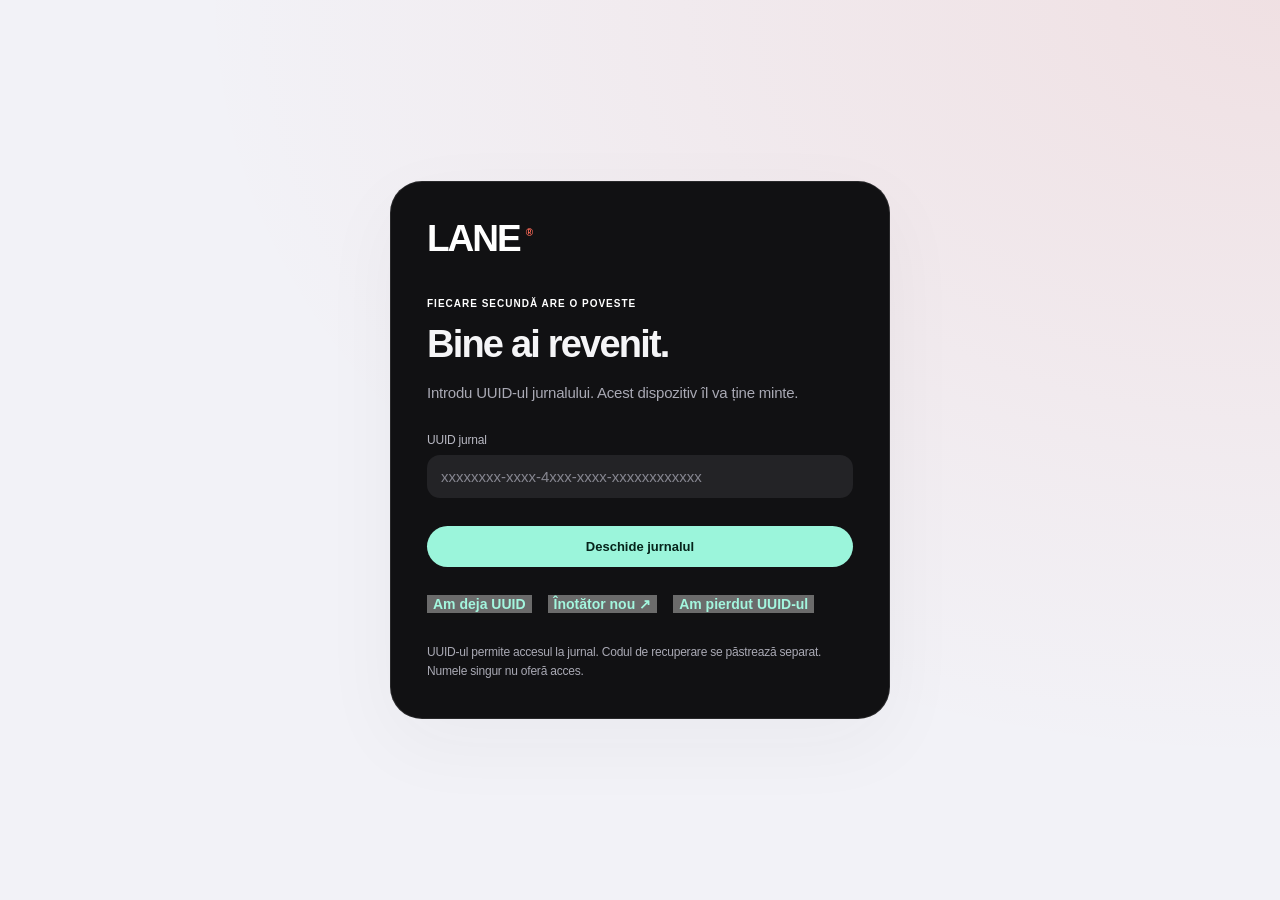
<file: index.html>
<!doctype html>
<html lang="ro" data-theme="obsidian" style="color-scheme:dark"><head><script>
const laneBase = location.pathname.startsWith('/swim-app/') ? '/swim-app/' : '/';
const laneBaseElement = document.createElement('base');
laneBaseElement.href = laneBase;
document.head.append(laneBaseElement);
const laneViewerPath = location.pathname.slice(laneBase.length).match(/^([0-9a-f]{8}(?:-[0-9a-f]{4}){3}-[0-9a-f]{12})\/?$/i);
if (laneViewerPath && !new URLSearchParams(location.hash.slice(1)).has('view')) {
  history.replaceState(null, '', location.pathname + location.search + '#view=' + laneViewerPath[1]);
}
</script><meta charset="utf-8"><meta name="viewport" content="width=device-width,initial-scale=1,viewport-fit=cover"><meta name="theme-color" content="#000000"><meta name="description" content="Jurnal personal de înot: concursuri, rezultate și progres."><title>LANE — jurnal de înot</title><meta name="apple-mobile-web-app-title" content="LANE"><meta name="apple-mobile-web-app-capable" content="yes"><meta name="apple-mobile-web-app-status-bar-style" content="default"><meta name="mobile-web-app-capable" content="yes"><link rel="apple-touch-icon" sizes="180x180" href="apple-touch-icon.png?v=1"><link rel="manifest" href="site.webmanifest"><link rel="icon" type="image/svg+xml" href="icons/lane.svg"><link rel="stylesheet" href="style.css"><link rel="stylesheet" href="ios.css?v=20261116-race-contrast"><link rel="stylesheet" href="themes.css?v=20261109-viewer-years"><style id="club-theme"></style><style>.read-only:not(.viewer-ready) .app{visibility:hidden}.read-only [data-tab="results"],.read-only [data-tab="settings"],.read-only #profile-button,.read-only #journal-code,.read-only #share-journal,.read-only #add-fab{display:none!important}</style><script>if(new URLSearchParams(location.hash.slice(1)).has("view"))document.documentElement.classList.add("read-only");</script><script src="data-model.js?v=20261028-25m" defer></script><script src="app.js?v=20261109-viewer-years" defer></script><script src="sync-model.js?v=1" defer></script><script src="viewer.js?v=20261109-viewer-years" defer></script>
<script src="themes.js?v=20261109-viewer-years" defer></script><script src="cloud.js?v=20261109-viewer-years" defer></script><script src="updates.js?v=20261109-viewer-years" defer></script></head>
<body><div class="app"><aside><a class="brand" href="#">LANE<span>®</span></a><div class="aside-copy">Fiecare secundă<br>are o poveste.</div><nav aria-label="Navigare principală"><button data-tab="overview" class="active"><svg class="nav-icon" viewBox="0 0 24 24" aria-hidden="true"><rect x="3" y="3" width="7" height="7" rx="2"/><rect x="14" y="3" width="7" height="7" rx="2"/><rect x="3" y="14" width="7" height="7" rx="2"/><rect x="14" y="14" width="7" height="7" rx="2"/></svg> <span>Progres</span></button><button data-tab="results"><svg class="nav-icon" viewBox="0 0 24 24" aria-hidden="true"><path d="M4 7h16M4 12h16M4 17h10"/><circle cx="19" cy="17" r="2"/></svg> <span>Rezultate</span></button><button data-tab="meets"><svg class="nav-icon" viewBox="0 0 24 24" aria-hidden="true"><path d="M8 3h8v5a4 4 0 0 1-8 0V3Zm4 9v7m-4 2h8M8 5H4v2a4 4 0 0 0 4 4m8-6h4v2a4 4 0 0 1-4 4"/></svg> <span>Concursuri</span></button><button data-tab="settings"><svg class="nav-icon" viewBox="0 0 24 24" aria-hidden="true"><path d="m9.5 4 .6-2h3.8l.6 2 1.9 1.1 2-.5 1.9 3.3-1.4 1.5v2.2l1.4 1.5-1.9 3.3-2-.5-1.9 1.1-.6 2h-3.8l-.6-2-1.9-1.1-2 .5-1.9-3.3 1.4-1.5V9.4L3.7 7.9l1.9-3.3 2 .5Z" transform="translate(0 1)"/><circle cx="12" cy="11.5" r="3"/></svg> <span>Setări</span></button></nav><div class="aside-bottom">UN JURNAL PENTRU<br>MICILE MARI VICTORII.<div class="lane-lines"></div><span>FĂRĂ GRABĂ. CU PROGRES.</span></div></aside><main><header><div class="eyebrow">JURNAL DE ÎNOT <span class="header-team">ATACK TEAM</span><span class="header-dot">●</span> <span id="storage-label">LOCAL</span></div><button id="profile-button" class="avatar" aria-label="Editează profilul">Î</button></header><div id="demo-banner" class="demo-banner">Explorezi un jurnal demonstrativ. <button id="start-clean">Începe jurnalul tău ↗</button></div><section id="page"></section><footer>Un bazin. O probă. Un pas înainte.<span>LANE / EST. 2026</span></footer></main></div><button id="add-fab" aria-label="Adaugă rezultat">+</button><dialog id="result-details" aria-labelledby="details-title"><div id="result-details-content"></div></dialog><dialog id="editor"><form id="result-form"><div class="dialog-head"><div><div class="eyebrow">ÎNCĂ O CURSĂ ÎN POVESTE</div><h2 id="form-title">Rezultat nou</h2></div><button type="button" class="close" aria-label="Închide">×</button></div><input name="id" type="hidden"><label>Concurs salvat<select name="existingMeet"></select></label><p id="meet-choice-hint" class="form-hint"></p><label id="new-meet-name">Nume concurs nou<input name="meet" required maxlength="100" placeholder="Ex. Cupa de Toamnă"></label><div class="form-grid"><label>Data<input name="date" type="date" required></label><label id="new-meet-city">Localitate (opțional)<input name="city" maxlength="80" placeholder="Ex. Brașov"></label></div><div class="form-grid"><label>Procedeu<select name="stroke"><option>Liber</option><option>Spate</option><option>Bras</option><option>Fluture</option><option>Mixt</option><option>Cu placa</option><option>Ștafetă liber</option><option>Ștafetă mixt</option></select></label><label>Distanță<select name="distance"><option>25</option><option selected>50</option><option>100</option><option>200</option><option>400</option><option>800</option><option>1500</option></select></label></div><div class="form-grid"><label>Bazin<select name="pool"><option value="25">25 m · scurt</option><option value="50">50 m · lung</option></select></label><label>Loc (opțional)<input name="place" type="text" maxlength="20" placeholder="24 / 58 sau Descalificat"></label></div><label>Timp <span class="label-hint">minute:secunde,sutimi</span><input class="time-input" name="time" required inputmode="decimal" placeholder="00:38,42" pattern="([0-9]{1,3}:)?[0-5]?[0-9]([.,][0-9]{1,2})?" title="Exemplu: 38,42 sau 1:12,35"></label><label>Echipa reprezentată<select name="team"><option value="auto">Automat · după data cursei</option><option value="atack">Atack Team</option><option value="euro">Euro Swimming Club București</option></select></label><label>Link YouTube (opțional)<input name="youtube" type="url" maxlength="2000" inputmode="url" placeholder="https://youtu.be/…" autocomplete="off"></label><div id="video-preview" class="video-preview"></div><label>Notițe<textarea name="notes" maxlength="500" placeholder="Cum a fost cursa?" rows="2"></textarea></label><p id="form-error" role="alert"></p><div class="dialog-actions"><button type="button" id="delete-result" class="danger">Șterge</button><button class="primary" type="submit">Salvează rezultatul ↗</button></div></form></dialog><dialog id="meet-editor"><form id="meet-form"><div class="dialog-head"><div><div class="eyebrow">PREGĂTIT DE START</div><h2>Concurs nou</h2></div><button type="button" id="close-meet" class="close" aria-label="Închide concurs">×</button></div><label>Alege din concursurile comune<select id="catalog-meet" name="catalogMeet"><option value="">Se încarcă…</option></select></label><p class="form-hint">Catalogul este comun tuturor înotătorilor. Se distribuie doar numele, data, localitatea și bazinul concursului.</p><label>Nume concurs<input name="name" required maxlength="100" placeholder="Ex. Cupa de Toamnă"></label><label>Data concursului<input name="date" type="date" required></label><label>Localitate<input name="city" maxlength="80" placeholder="Ex. București"></label><label>Bazin<select name="pool"><option value="25">25 m · scurt</option><option value="50">50 m · lung</option></select></label><p id="meet-error" role="alert"></p><div class="dialog-actions"><button type="submit" class="primary">Salvează concursul ↗</button></div></form></dialog><div id="toast" role="status"></div></body></html>
</file>
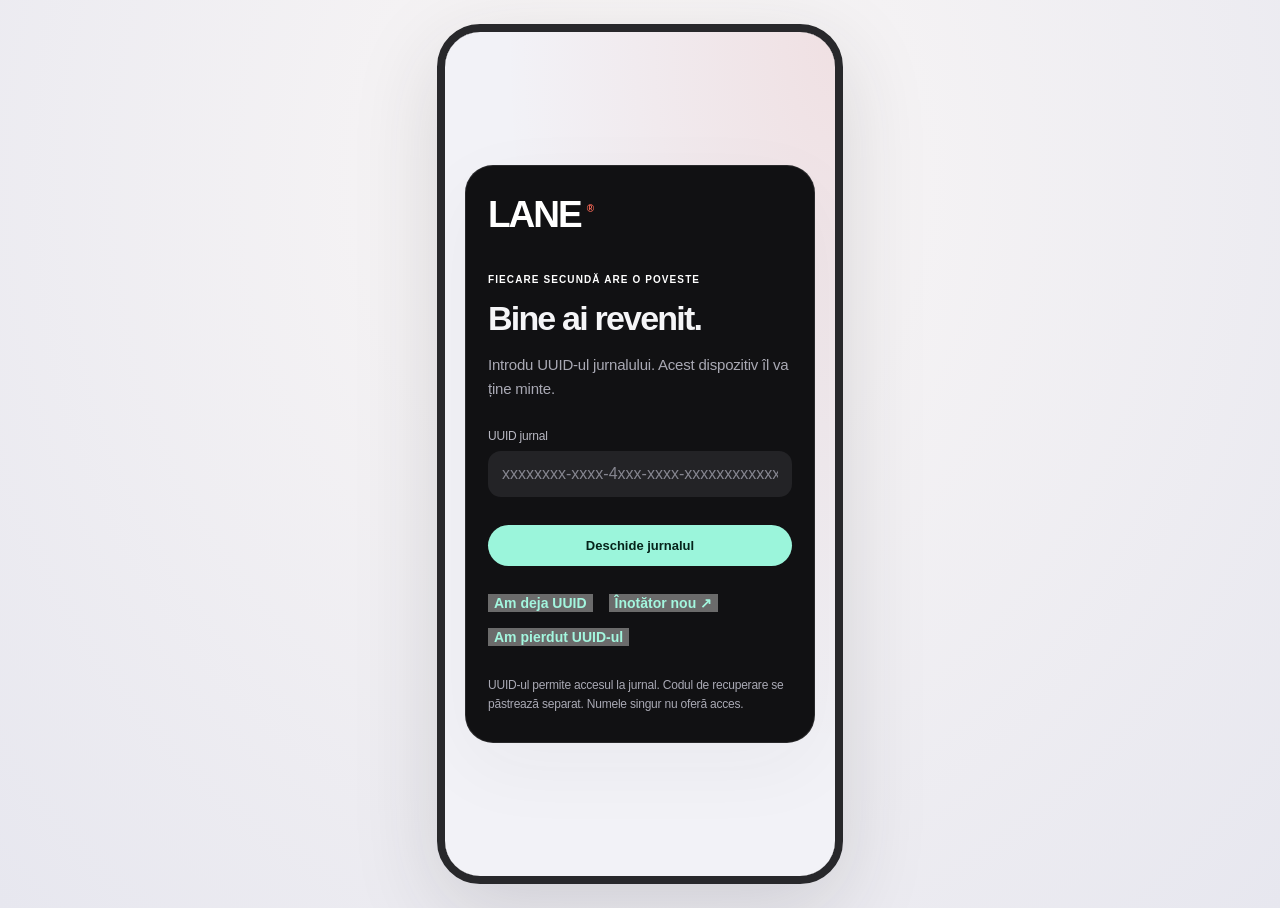
<file: mobile-preview.html>
<!doctype html><html lang="ro"><meta charset="utf-8"><meta name="viewport" content="width=device-width, initial-scale=1"><title>LANE · previzualizare mobil</title><body style="margin:0;background:radial-gradient(ellipse at 50% 20%,#faf7f6,#e7e7ef);display:flex;justify-content:center;padding:24px;box-sizing:border-box"><iframe title="LANE pe mobil" src="index.html" style="width:390px;height:844px;border:8px solid #28282b;border-radius:43px;box-shadow:0 25px 85px #25253226;background:#f2f2f7"></iframe></body></html>
</file>
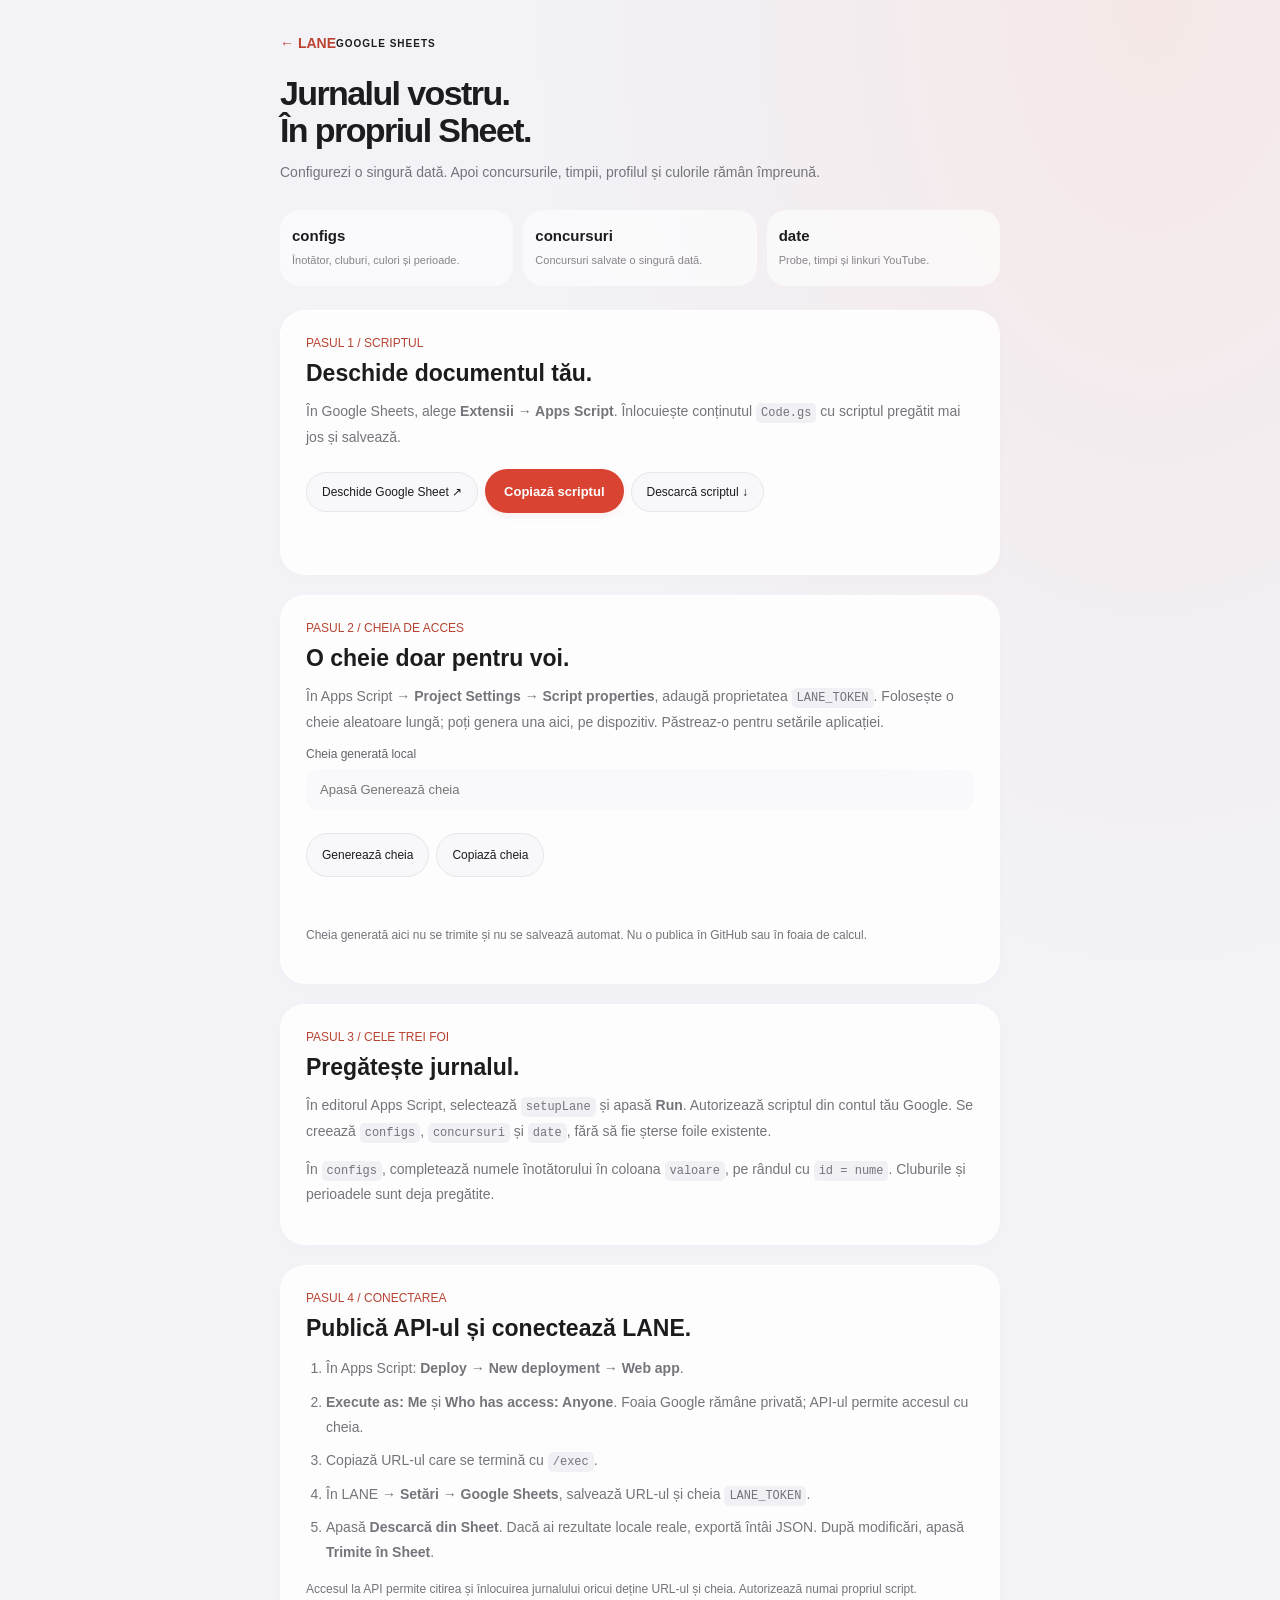
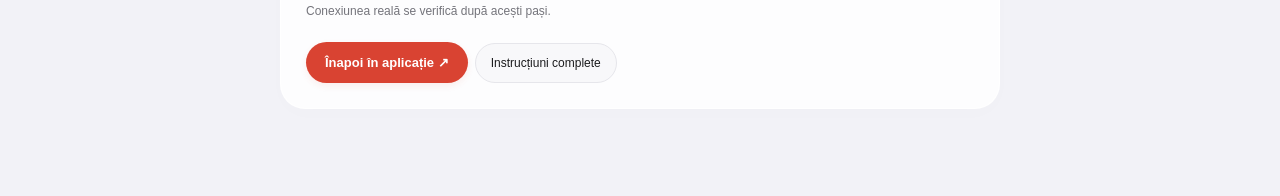
<file: setup.html>
<!doctype html><html lang="ro"><head><meta charset="utf-8"><meta name="viewport" content="width=device-width,initial-scale=1"><title>LANE · Conectare Google Sheets</title><link rel="stylesheet" href="style.css"><link rel="stylesheet" href="ios.css"><style>main{max-width:760px;margin:0 auto;padding:35px 20px 70px}.card{margin:20px 0}.step-number{font-size:12px;color:#b84332;margin-bottom:10px}h1{font-size:34px}h2{font-size:23px;margin-bottom:12px}p,li{font-size:14px;line-height:1.8;color:#74747b}p{margin:12px 0}li{margin:8px 0}a{color:#bc4332}code{font-size:12px;background:#f0f0f5;padding:3px 5px;border-radius:5px;overflow-wrap:anywhere}.primary,.secondary{display:inline-block;text-decoration:none;margin:7px 7px 0 0}.primary{color:#fff}.status{min-height:22px;font-size:12px}.secret{font-size:13px;min-width:0}ol{padding-left:20px}.schema{display:grid;grid-template-columns:1fr 1fr 1fr;gap:10px;margin:24px 0}.schema div{background:#ffffffa6;border-radius:20px;padding:17px 12px}.schema strong{font-size:15px;display:block}.schema span{display:block;font-size:11px;line-height:1.6;color:#88838a;margin-top:8px}.setup-note{font-size:12px}button{min-height:44px}@media(max-width:450px){.schema{grid-template-columns:1fr}.schema div{padding:13px 17px}.schema span{margin-top:3px}}</style><script src="setup.js" defer></script></head><body><main><header><a href="index.html" style="text-decoration:none;font-weight:600">← LANE</a><span class="eyebrow">GOOGLE SHEETS</span></header><h1>Jurnalul vostru.<br>În propriul Sheet.</h1><p>Configurezi o singură dată. Apoi concursurile, timpii, profilul și culorile rămân împreună.</p><div class="schema"><div><strong>configs</strong><span>Înotător, cluburi, culori și perioade.</span></div><div><strong>concursuri</strong><span>Concursuri salvate o singură dată.</span></div><div><strong>date</strong><span>Probe, timpi și linkuri YouTube.</span></div></div><section class="card"><div class="step-number">PASUL 1 / SCRIPTUL</div><h2>Deschide documentul tău.</h2><p>În Google Sheets, alege <strong>Extensii → Apps Script</strong>. Înlocuiește conținutul <code>Code.gs</code> cu scriptul pregătit mai jos și salvează.</p><a class="secondary" target="_blank" rel="noopener noreferrer" href="https://docs.google.com/spreadsheets/">Deschide Google Sheet ↗</a><button class="primary" id="copy-script">Copiază scriptul</button><a class="secondary" href="GoogleAppsScript.gs" download>Descarcă scriptul ↓</a><div class="status" id="script-status" role="status"></div></section><section class="card"><div class="step-number">PASUL 2 / CHEIA DE ACCES</div><h2>O cheie doar pentru voi.</h2><p>În Apps Script → <strong>Project Settings → Script properties</strong>, adaugă proprietatea <code>LANE_TOKEN</code>. Folosește o cheie aleatoare lungă; poți genera una aici, pe dispozitiv. Păstreaz-o pentru setările aplicației.</p><label>Cheia generată local<input id="generated-key" class="secret" type="password" readonly autocomplete="off" placeholder="Apasă Generează cheia"></label><button class="secondary" id="generate-key">Generează cheia</button><button class="secondary" id="copy-key">Copiază cheia</button><div class="status" id="key-status" role="status"></div><p class="setup-note">Cheia generată aici nu se trimite și nu se salvează automat. Nu o publica în GitHub sau în foaia de calcul.</p></section><section class="card"><div class="step-number">PASUL 3 / CELE TREI FOI</div><h2>Pregătește jurnalul.</h2><p>În editorul Apps Script, selectează <code>setupLane</code> și apasă <strong>Run</strong>. Autorizează scriptul din contul tău Google. Se creează <code>configs</code>, <code>concursuri</code> și <code>date</code>, fără să fie șterse foile existente.</p><p>În <code>configs</code>, completează numele înotătorului în coloana <code>valoare</code>, pe rândul cu <code>id = nume</code>. Cluburile și perioadele sunt deja pregătite.</p></section><section class="card"><div class="step-number">PASUL 4 / CONECTAREA</div><h2>Publică API-ul și conectează LANE.</h2><ol><li>În Apps Script: <strong>Deploy → New deployment → Web app</strong>.</li><li><strong>Execute as: Me</strong> și <strong>Who has access: Anyone</strong>. Foaia Google rămâne privată; API-ul permite accesul cu cheia.</li><li>Copiază URL-ul care se termină cu <code>/exec</code>.</li><li>În LANE → <strong>Setări → Google Sheets</strong>, salvează URL-ul și cheia <code>LANE_TOKEN</code>.</li><li>Apasă <strong>Descarcă din Sheet</strong>. Dacă ai rezultate locale reale, exportă întâi JSON. După modificări, apasă <strong>Trimite în Sheet</strong>.</li></ol><p class="setup-note">Accesul la API permite citirea și înlocuirea jurnalului oricui deține URL-ul și cheia. Autorizează numai propriul script. Conexiunea reală se verifică după acești pași.</p><a class="primary" href="index.html">Înapoi în aplicație ↗</a><a class="secondary" href="SETUP.md" target="_blank" rel="noopener">Instrucțiuni complete</a></section></main></body></html>
</file>
<file: style.css>
:root{--ink:#152532;--muted:#79838b;--paper:#f5f6f3;--line:#e3e6e1;--lime:#d6f882;--blue:#4d78bc}*{box-sizing:border-box}body{margin:0;background:var(--paper);color:var(--ink);font-family:'DM Sans',sans-serif;font-size:14px}button,input,select,textarea{font:inherit}button,a,input,select,textarea{-webkit-tap-highlight-color:transparent}button{cursor:pointer}button:focus-visible,a:focus-visible{outline:3px solid #80a9dc;outline-offset:4px}button{border:0}a{color:inherit}.app{max-width:1600px;margin:auto;display:grid;grid-template-columns:246px 1fr;min-height:100vh}aside{background:#101e2c;color:#fff;padding:43px 30px;position:sticky;top:0;height:100vh;display:flex;flex-direction:column}.brand{font-family:Manrope,sans-serif;font-weight:800;letter-spacing:-4px;font-size:47px;text-decoration:none}.brand span{font-size:13px;letter-spacing:0;vertical-align:top;display:inline-block;margin:12px 0 0 6px}.aside-copy{color:#9eaab2;line-height:1.6;margin:25px 0 46px}nav{display:grid;gap:9px}nav button{text-align:left;color:#96a5b1;background:transparent;padding:15px 12px;border-radius:9px;font-size:18px;display:flex;align-items:center;gap:14px}nav button span{font-size:12px;font-weight:600}nav button.active{color:var(--lime);background:#263440}.aside-bottom{margin-top:auto;font-size:10px;line-height:1.7;letter-spacing:1.3px;color:#9aa8b3}.aside-bottom>span{font-size:8px;color:#627583}.lane-lines{height:66px;margin:18px 0;background:repeating-linear-gradient(118deg,transparent 0 12px,#4c5e69 13px 14px,transparent 15px 26px);opacity:.5}main{padding:35px 5.5% 24px;min-width:0}header{display:flex;align-items:center;justify-content:space-between;margin-bottom:25px}.eyebrow{font-size:9px;letter-spacing:1.6px;font-weight:700}.header-dot{color:#98ad79;margin:0 9px}.avatar{border-radius:50%;width:38px;height:38px;background:#e7eadf;font-weight:700}.demo-banner{background:#eaeee1;border:1px solid #dce4ce;padding:10px 14px;border-radius:8px;font-size:11px;display:flex;justify-content:space-between;gap:10px;margin-bottom:27px;color:#536044}.demo-banner button{background:transparent;color:#283c16;font-size:11px;font-weight:700}.page-title{display:flex;justify-content:space-between;align-items:center;gap:14px;margin:25px 0 28px}h1,h2,h3,p{margin:0}h1,h2,h3{font-family:Manrope,sans-serif}h1{font-size:35px;letter-spacing:-1.6px;font-weight:800}h1 span{font-weight:400}p.subtitle{color:var(--muted);margin-top:8px;font-size:12px}.primary{background:var(--ink);color:white;padding:13px 19px;border-radius:8px;font-size:12px;font-weight:600}.primary.lime{background:var(--lime);color:var(--ink)}.hero{position:relative;overflow:hidden;border-radius:16px;background:#152737;color:white;min-height:218px;padding:31px 35px;display:flex;justify-content:space-between;gap:24px}.hero:after{content:'';position:absolute;width:400px;height:400px;right:-160px;top:-230px;border:1px solid #466075;border-radius:50%;box-shadow:0 0 0 30px #ffffff04,0 0 0 60px #ffffff04,0 0 0 90px #ffffff04,0 0 0 120px #ffffff04;pointer-events:none}.hero .eyebrow{color:#a7b7c5}.hero h2{font-size:22px;letter-spacing:-.7px;margin:17px 0 8px;max-width:360px}.hero p{color:#aebbc6;font-size:12px;line-height:1.7}.hero-number{font-size:65px;letter-spacing:-4px;font-family:Manrope,sans-serif;font-weight:500;line-height:1.25}.hero-number small{font-size:16px;letter-spacing:0;color:#99abba;margin-left:7px}.hero-stat{position:relative;z-index:1;min-width:165px;align-self:center}.tag{display:inline-block;background:#ffffff12;color:var(--lime);padding:7px 10px;border-radius:6px;font-size:10px;margin-top:10px}.stats{display:grid;grid-template-columns:repeat(3,1fr);gap:13px;margin:18px 0 30px}.stat{padding:20px 22px;border:1px solid var(--line);border-radius:12px;background:#fff}.stat-label{font-size:11px;color:var(--muted)}.stat-value{font-family:Manrope;font-size:30px;font-weight:700;letter-spacing:-1px;margin:7px 0}.stat-foot{font-size:10px;color:#879087}.stat-icon{float:right;color:#788b73}.two-col{display:grid;grid-template-columns:minmax(0,1.6fr) minmax(230px,1fr);gap:18px}.card{background:white;border:1px solid var(--line);border-radius:13px;padding:24px;min-width:0}.section-heading{display:flex;justify-content:space-between;align-items:center;gap:10px;margin-bottom:18px}.section-heading h2{font-size:15px;letter-spacing:-.3px}.section-heading button{font-size:11px;color:var(--muted);background:none}.chart-select{padding:8px 10px;border:1px solid var(--line);border-radius:6px;max-width:100%;background:#fff;color:var(--ink);font-size:11px}.chart-summary{display:flex;align-items:baseline;gap:12px;margin-top:21px}.chart-summary strong{font-size:29px;font-family:Manrope;letter-spacing:-1px}.improvement{font-size:10px;color:#4a7035;background:#edf5e5;border-radius:5px;padding:5px 7px}.chart{width:100%;height:auto;display:block;margin:10px 0 0;overflow:visible}.chart text{font-family:'DM Sans',sans-serif;fill:#8a9299;font-size:10px}.chart circle{cursor:pointer}.chart circle:focus{outline:none;stroke:#213f67;stroke-width:4}.legend{font-size:10px;color:var(--muted);display:flex;gap:16px}.legend i{display:inline-block;height:6px;width:6px;background:#4d78bc;border-radius:50%;margin-right:5px}.legend i.record{background:#95b75d}.record{padding:16px 0;border-bottom:1px solid var(--line);display:flex;justify-content:space-between;align-items:center;gap:12px}.record:last-child{border:0;padding-bottom:0}.record-title{font-size:12px;font-weight:600}.record small{display:block;font-size:10px;color:var(--muted);margin-top:5px}.record-time{font-family:Manrope;font-weight:700;font-size:19px;letter-spacing:-.6px}.record-time span{display:block;text-align:right;color:#88a555;font-size:8px;letter-spacing:1px;margin-bottom:4px}.recent{margin-top:30px}.text-button{color:var(--ink)!important;font-weight:600}.results-list{display:grid;gap:8px}.result-row{display:flex;align-items:center;gap:18px;width:100%;text-align:left;background:white;border:1px solid var(--line);border-radius:10px;padding:16px 19px;color:var(--ink)}.date-tile{background:#f0f2ec;width:43px;min-width:43px;border-radius:8px;text-align:center;padding:7px;font-family:Manrope;font-size:18px;font-weight:700}.date-tile small{display:block;font-size:8px;text-transform:uppercase;letter-spacing:.5px;color:var(--muted)}.result-description{flex:1;min-width:0}.result-description strong{font-size:12px;display:block}.result-description small{font-size:10px;color:var(--muted);display:block;margin-top:5px}.result-time{text-align:right;font-family:Manrope;font-weight:700;font-size:21px;white-space:nowrap;letter-spacing:-.7px}.pb-badge{font:700 8px 'DM Sans';background:#edf4e3;color:#647c42;border-radius:4px;padding:4px 6px;margin-left:9px;vertical-align:middle;letter-spacing:.5px}.row-arrow{color:#a0aaa9;font-size:17px}footer{border-top:1px solid var(--line);margin-top:38px;padding-top:20px;font-size:10px;color:#929b9c;display:flex;justify-content:space-between}footer span{font-size:8px;letter-spacing:1px}.filters{display:flex;gap:10px;margin-bottom:20px;flex-wrap:wrap}.filters input,.filters select{border:1px solid var(--line);border-radius:7px;background:#fff;padding:10px;color:var(--ink);min-width:0}.filters input{flex:1}.empty{text-align:center;padding:45px 15px;color:var(--muted);line-height:1.8;font-size:13px}.meet-card{margin-bottom:14px}.meet-top{display:flex;justify-content:space-between;align-items:center;gap:15px}.meet-top h2{font-size:19px}.meet-top p{font-size:11px;color:var(--muted);margin-top:8px}.meet-card .results-list{margin-top:20px}.meet-card .result-row{background:#f7f8f5;border:0}.settings{max-width:650px}.settings h2{font-size:17px;margin-bottom:12px}.settings p{color:var(--muted);font-size:12px;line-height:1.8;margin-bottom:20px}.settings .card{margin-bottom:18px}.settings button{margin:6px 6px 0 0}.secondary{padding:12px 15px;border:1px solid var(--line);border-radius:7px;background:#fff;color:var(--ink);font-size:12px}.danger{background:#fff0ed;color:#a34d42;padding:12px;border-radius:7px;font-size:12px}.settings code{font-size:11px}.status{font-size:11px;color:#68804c;margin-top:14px;line-height:1.6}label{display:block;font-size:11px;font-weight:600;margin-bottom:16px}label input,label select,label textarea{display:block;width:100%;border:1px solid #dce1da;background:#fafbf8;border-radius:7px;padding:11px 12px;margin-top:7px;color:var(--ink)}label input:focus,label select:focus,label textarea:focus{outline:2px solid #a8c9db;outline-offset:1px}.form-grid{display:grid;grid-template-columns:1fr 1fr;gap:14px}.label-hint{font-weight:400;color:var(--muted);float:right}.time-input{font-family:Manrope;font-size:29px;letter-spacing:1px}dialog{border:0;border-radius:16px;width:min(490px,calc(100% - 24px));padding:27px;color:var(--ink);max-height:93dvh;overflow:auto}dialog::backdrop{background:#0c192ab5;backdrop-filter:blur(4px)}.dialog-head{display:flex;align-items:start;justify-content:space-between;margin-bottom:25px}.dialog-head h2{margin-top:8px;font-size:25px;letter-spacing:-1px}.close{font-size:27px;background:transparent;color:var(--muted)}.dialog-actions{display:flex;justify-content:space-between;gap:15px;margin-top:20px}.dialog-actions .primary{margin-left:auto}#form-error{color:#a34d42;font-size:12px}#toast{position:fixed;bottom:28px;left:50%;transform:translate(-50%,20px);background:#243a30;color:#fff;border-radius:9px;padding:13px 20px;font-size:12px;opacity:0;pointer-events:none;transition:.2s;z-index:5;max-width:90%;box-shadow:0 8px 35px #0002}#toast.visible{opacity:1;transform:translate(-50%,0)}#add-fab{display:none}.chart-detail{min-height:18px;font-size:10px;color:var(--muted);margin-top:7px}.hidden{display:none!important}
@media(min-width:1400px){main{padding-left:8%;padding-right:8%}}@media(max-width:1050px){.app{grid-template-columns:205px 1fr}aside{padding:32px 21px}.two-col{grid-template-columns:1fr}.records-grid{display:grid;grid-template-columns:1fr 1fr;gap:0 25px}h1{font-size:30px}.hero{padding:26px}.hero-number{font-size:52px}}@media(max-width:650px){.app{display:block}aside{height:auto;position:fixed;bottom:0;top:auto;width:100%;padding:0;z-index:3;background:#fff;border-top:1px solid var(--line);padding-bottom:env(safe-area-inset-bottom)}aside .brand,.aside-copy,.aside-bottom{display:none}nav{display:flex;justify-content:space-around;gap:0}nav button{display:flex;flex-direction:column;gap:5px;padding:11px 5px 10px;border-radius:0;font-size:20px;flex:1;color:#929b9e}nav button span{font-size:8px}nav button.active{background:transparent;color:#152532}main{padding:21px 20px 100px}header{margin-bottom:20px}.eyebrow{font-size:8px}.avatar{width:33px;height:33px}.demo-banner{font-size:9px;align-items:center;margin-bottom:23px;padding:9px 10px}.demo-banner button{font-size:9px;white-space:nowrap}.page-title{margin:21px 0 24px;align-items:start}h1{font-size:30px;letter-spacing:-1.4px}.page-title>.primary{display:none}p.subtitle{font-size:11px;line-height:1.6}.hero{min-height:228px;padding:24px;display:block;border-radius:13px}.hero h2{font-size:21px;margin-top:16px;max-width:240px}.hero p{font-size:11px;max-width:230px}.hero-stat{display:flex;align-items:center;gap:17px;margin-top:18px}.hero-number{font-size:44px}.hero-number small{font-size:12px}.hero-stat .tag{margin:0;font-size:9px}.stats{gap:8px;margin:12px 0 24px}.stat{padding:15px 11px;border-radius:9px}.stat-label{font-size:9px}.stat-icon{display:none}.stat-value{font-size:26px;margin:7px 0}.stat-foot{font-size:8px;line-height:1.6}.card{padding:20px}.two-col{gap:13px}.section-heading h2{font-size:14px}.chart-select{font-size:10px;max-width:155px;padding:7px}.chart-summary strong{font-size:28px}.record-time{font-size:18px}.records-grid{gap:0 18px}.record-title{font-size:11px}.record small{font-size:9px}.record{gap:6px}.recent{margin-top:25px}.result-row{gap:11px;padding:13px 12px}.result-description strong{font-size:11px}.result-description small{font-size:9px;line-height:1.5}.result-time{font-size:20px}.date-tile{width:37px;min-width:37px;font-size:16px}.row-arrow{display:none}.pb-badge{display:block;margin:4px 0 0 auto;width:fit-content;font-size:7px}footer{font-size:8px;gap:15px}footer span{font-size:7px;white-space:nowrap}#add-fab{display:block;position:fixed;right:21px;bottom:calc(86px + env(safe-area-inset-bottom));width:52px;height:52px;background:var(--lime);color:#152532;border:1px solid #bed773;border-radius:50%;font-size:30px;box-shadow:0 6px 20px #12241920;z-index:2}#toast{bottom:155px}.meet-top h2{font-size:17px}.filters{gap:7px}.filters select{max-width:49%;font-size:11px}.filters input{width:100%;flex-basis:100%}.settings .card{padding:20px}.settings button{font-size:11px}.dialog-head .eyebrow{font-size:8px}dialog{padding:23px}.hero:after{right:-260px}.record-time span{font-size:7px}.section-heading{flex-wrap:wrap}}
/* Club chapters: Atack red / charcoal, Euro yellow / charcoal. */
:root{--ink:#222326;--paper:#f6f5f2;--line:#e7e5e0;--lime:#e64a36;--blue:#db4432;--atack:#db4432;--euro:#b29220;--muted:#83837f}
aside{background:#202123}.brand span{color:#e95a45}.aside-copy{color:#aaa9a4}nav button.active{color:#ff816c;background:#ffffff09;box-shadow:inset 2px 0 #e64a36}nav button{color:#989997}.aside-bottom{color:#969793}.aside-bottom>span{color:#6e706d}.lane-lines{background:repeating-linear-gradient(118deg,transparent 0 12px,#a25448 13px 14px,transparent 15px 26px)}.header-team{display:inline-block;color:#b73b2c;letter-spacing:.7px;font-size:8px;background:#f7e9e4;border:1px solid #eed3ca;border-radius:4px;padding:5px 7px;margin-left:10px}.header-dot{color:#a2aaa0}.avatar{background:#eae6df}.demo-banner{background:#eeece5;border-color:#e1ded3;color:#706d63}.demo-banner button{color:#574d41}.primary{background:#db4432}.hero{background:#242527;border-radius:13px;padding-top:24px;padding-bottom:26px}.hero:after{width:210px;height:450px;right:-16px;top:-125px;transform:rotate(31deg);border:0;border-radius:0;background:repeating-linear-gradient(90deg,#dc49351a 0 26px,transparent 26px 45px);box-shadow:none}.hero:before{content:'';position:absolute;left:0;top:0;bottom:0;width:4px;background:#e64a36}.hero>div{position:relative;z-index:1}.hero .eyebrow{color:#aaa9a3}.hero h2{margin-top:13px}.hero p{color:#aaa9a3}.hero-club{display:flex;align-items:center;gap:14px;margin-bottom:25px}.club-wordmark{font:800 italic 19px Manrope,sans-serif;letter-spacing:-1px;color:#f16b55;line-height:.95}.club-wordmark>span{display:block;color:#fff;font-size:10px;letter-spacing:4px;font-style:normal;margin-top:4px}.club-season{font-size:7px;letter-spacing:1.6px;max-width:55px;line-height:1.8;color:#999c96;border-left:1px solid #ffffff20;padding-left:12px}.tag{color:#ff9582;background:#e64a361a}.hero-number{color:#fff}.hero-number small{color:#a4a59f}.hero-stat .tag{color:#bfbfb7;background:#ffffff07;font-size:9px;line-height:1.7}.hero-stat .tag:first-line{color:#f28673}.hero-stat{min-width:180px}.stat-icon{color:#aa7d72}.stat-foot{color:#95938a}.improvement{color:#8b5346;background:#f7eee8}.record-time>span{color:#989487}.pb-badge{color:#68675c;background:#f0efe8}.legend{flex-wrap:wrap;gap:9px 15px;line-height:1.6}.legend i.euro{background:var(--euro)}.legend i.atack{background:var(--atack)}.legend i.pb-ring{background:#fff;border:1.5px solid #4e504b;box-shadow:0 0 0 2px #4e504b22}.journey{margin:24px 0 20px}.journey>.section-heading{margin-bottom:12px}.journey .section-heading h2{font-size:13px}.journey .section-heading>.eyebrow{font-size:7px;color:#9a978c}.journey-grid{display:grid;grid-template-columns:1fr 1fr;gap:12px}.chapter{display:flex;align-items:center;gap:15px;text-align:left;border-radius:9px;padding:18px 16px;position:relative;color:#313129;min-width:0}.chapter.euro{background:#f1e8bd;border:1px solid #e6d99c}.chapter.atack{background:#f6e6df;border:1px solid #edcec1}.chapter-number{font:500 29px Manrope,sans-serif;letter-spacing:-1.5px;align-self:flex-start;line-height:1.1;opacity:.35}.chapter-kicker{display:block;font-size:7px;letter-spacing:1.1px;font-weight:700;color:#8b782c;margin-bottom:6px}.chapter.atack .chapter-kicker{color:#b05542}.chapter strong{display:block;font-family:Manrope;font-size:13px;letter-spacing:-.3px}.chapter small{display:block;font-size:9px;color:#837852;margin-top:7px;line-height:1.6}.chapter.atack small{color:#92756a}.chapter-arrow{margin-left:auto;color:#977f29}.chapter.atack .chapter-arrow{color:#be5944}.team-badge{display:flex;align-items:center;gap:5px;font-size:7px;font-weight:600;letter-spacing:.5px;margin-top:7px;color:#9c4032;line-height:1.5}.team-badge.euro{color:#8b7425}.team-badge i{width:5px;height:5px;min-width:5px;border-radius:50%;background:var(--atack)}.team-badge.euro i{background:var(--euro)}.result-row{position:relative;border-left:3px solid #e2e0da}.result-row.team-atack{border-left-color:#df6a55}.result-row.team-euro{border-left-color:#cfb34c}.result-row.team-euro .date-tile{background:#f7f1d9;color:#7b6b36}.result-row.team-atack .date-tile{background:#f7eee9;color:#9e594a}.date-tile small{color:inherit;opacity:.65}.meet-card.team-euro{border-top:3px solid #cfb34c}.meet-card.team-atack{border-top:3px solid #df6a55}.meet-teams{margin-top:10px;display:flex;gap:15px;flex-wrap:wrap}.record .team-badge{font-size:6px;letter-spacing:.3px}.team-profile{border-top:1px solid var(--line);padding-top:22px;margin-top:23px}.team-profile>.eyebrow{color:#a57868}.team-profile-name{font:800 italic 25px Manrope,sans-serif;letter-spacing:-1px;margin:9px 0 20px}.team-profile-name span{color:#db4432}.team-profile p{font-size:11px}.status{color:#8e6b49}#toast{background:#2c2e29}
@media(max-width:1050px){.hero{padding:24px}.hero-stat{min-width:135px}.hero-number{font-size:48px}.chapter{padding:15px 12px;gap:10px}.chapter strong{font-size:12px}.chapter-number{font-size:26px}.chapter-arrow{display:none}}
@media(max-width:650px){nav button.active{color:#ca402f;box-shadow:inset 0 2px #db4432}nav button{color:#96958e}.primary{background:#db4432}#add-fab{background:#e64a36;border-color:#ce3c29;color:white;box-shadow:0 5px 17px #a93e3329}.header-team{font-size:7px;padding:4px 5px;margin-left:6px;letter-spacing:.6px}.header-dot{margin:0 5px}.hero{padding:23px 24px 20px;min-height:230px}.hero-club{margin-bottom:22px}.club-wordmark{font-size:18px}.club-wordmark>span{font-size:9px}.club-season{font-size:6px}.hero h2{font-size:21px;margin-top:12px}.hero-stat{margin-top:15px;gap:16px}.hero-number{font-size:42px;line-height:1.15}.hero-number small{font-size:11px}.hero-stat .tag{font-size:8px}.hero:after{right:-85px;opacity:.85}.journey{margin:22px 0 16px}.journey>.section-heading{gap:6px;margin-bottom:12px}.journey .section-heading h2{font-size:12px}.journey .section-heading>.eyebrow{font-size:6px;letter-spacing:.8px}.journey-grid{gap:8px}.chapter{padding:13px 11px 12px;display:block;border-radius:8px}.chapter-number{position:absolute;right:10px;top:9px;font-size:22px;opacity:.18}.chapter-kicker{font-size:6px;letter-spacing:.8px;margin:0 15px 10px 0;min-height:8px}.chapter strong{font-size:11px;letter-spacing:-.3px;white-space:nowrap}.chapter small{font-size:8px;line-height:1.7;margin-top:6px;max-width:120px}.stats{margin-top:0}.record .team-badge{font-size:5px;letter-spacing:.1px}.record-title{font-size:10px}.record small{font-size:8px}.record-time{font-size:17px}.team-badge{font-size:6px;letter-spacing:.3px;margin-top:5px}.result-description strong{font-size:11px}.result-row{padding-left:10px;gap:10px}.result-description small{font-size:8px}.team-legend{gap:8px 12px;font-size:8px}.team-legend i{width:5px;height:5px}.chart-detail{font-size:9px;line-height:1.5}.filters select{max-width:none;flex:1;font-size:10px;padding:9px 7px}.filters #team-filter{flex-basis:100%}.meet-teams .team-badge{font-size:7px}.demo-banner{font-size:8px}.demo-banner button{font-size:8px}}
@media(prefers-reduced-motion:reduce){*{scroll-behavior:auto!important;transition:none!important}}
.meet-pb{background:#f1efe8;color:#777365}
@media(max-width:650px){aside{background:#fff}.date-tile small{font-size:6px;white-space:nowrap}.hero-stat .tag{font-size:9px}.team-badge{font-size:7px}.chapter small{font-size:9px;max-width:none}.chapter-kicker{font-size:7px}.chapter strong{font-size:11px}.journey .section-heading>.eyebrow{display:none}}
</file>
<file: ios.css>
/* LANE / a web interpretation of Apple's material and hierarchy principles. */
:root{--ink:#1c1c1e;--muted:#79797e;--paper:#f2f2f7;--line:#e7e7ec;--system:-apple-system,BlinkMacSystemFont,"Segoe UI",sans-serif;--atack:#d93f30;--euro:#ac8b16}
html{background:#f2f2f7;scroll-behavior:smooth}body{font-family:var(--system);background:radial-gradient(ellipse at 90% 0,#f5e8e7 0,transparent 38%),#f2f2f7;-webkit-font-smoothing:antialiased}h1,h2,h3,.brand,.hero-number,.stat-value,.record-time,.result-time,.date-tile,.chapter strong,.team-profile-name,.chart-summary strong,.time-input{font-family:var(--system)}button,input,select,textarea{font-family:var(--system)}button{transition:background .2s,transform .2s,box-shadow .2s}button:active{transform:scale(.97)}button:focus-visible{outline:3px solid #a9382a;outline-offset:4px}.app{max-width:1440px;grid-template-columns:230px 1fr}main{padding:32px 5% 28px}aside{background:#ffffff60;border-right:1px solid #fff9;color:var(--ink);backdrop-filter:blur(28px) saturate(1.5);-webkit-backdrop-filter:blur(28px) saturate(1.5)}.brand{font-size:37px;letter-spacing:-2px}.brand span{font-size:10px;margin-top:9px;color:var(--atack)}.aside-copy{color:#88888c;font-size:13px}.aside-bottom{color:#85858b}.lane-lines{opacity:.18}nav button{color:#737377;border-radius:14px;padding:13px 12px;gap:11px}nav button.active{color:#c2392b;background:#ffffffb0;box-shadow:0 2px 8px #00000004,inset 0 1px 0 #fff}.nav-icon{height:21px;width:21px;stroke:currentColor;stroke-width:1.8;fill:none;stroke-linecap:round;stroke-linejoin:round;flex-shrink:0}nav button span{font-size:12px;font-weight:600}header{margin-bottom:24px}.eyebrow{font-size:10px;letter-spacing:1px;font-weight:600}.header-team{border:0;border-radius:20px;color:#ad4236;font-size:9px;letter-spacing:.3px;padding:5px 8px;background:#f6ded999}.header-dot,#storage-label{display:none}.avatar{width:40px;height:40px;color:#b44335;background:linear-gradient(145deg,#fff8,#efd4cd90);box-shadow:inset 0 1px 1px #fff,0 3px 10px #51352608;border:1px solid #ffffffa0;font-size:16px;backdrop-filter:blur(12px)}.demo-banner{padding:10px 13px;background:#ffffff5e;border:1px solid #ffffffd0;box-shadow:0 2px 9px #11111102;border-radius:14px;color:#79797e;font-size:11px;margin-bottom:24px}.demo-banner button{color:#a33f32;font-weight:500;font-size:11px}.page-title{margin:18px 0 25px}h1{font-size:38px;font-weight:700;letter-spacing:-1.6px;line-height:1.08}h1 span{font-weight:700}p.subtitle{font-size:13px;line-height:1.5;color:#86868b;margin-top:9px}.primary{background:#d94332;border-radius:30px;padding:13px 19px;font-size:13px;box-shadow:0 3px 7px #d9433215}.secondary{border-radius:22px;border-color:#e6e6eb;background:#f8f8fa}.hero{border:1px solid #ffffffee;border-radius:28px;background:linear-gradient(125deg,#ffffffed,#ffffffbd);color:var(--ink);padding:27px 29px;min-height:220px;box-shadow:0 8px 28px #3b293307,inset 0 1px 0 #fff;isolation:isolate;backdrop-filter:blur(20px)}.hero:before{display:none}.hero:after{width:285px;height:285px;top:-58px;right:-67px;transform:none;opacity:.85;border-radius:50%;background:radial-gradient(circle at 32% 35%,#fff0 30%,#edbdb340 56%,#f5c5bc22 65%,#fff0 70%);border:1px solid #f4e7e0;box-shadow:0 0 0 20px #fff3,0 0 0 21px #efdfd955,0 0 0 44px #fff2,0 0 0 45px #efdfd930;z-index:-1}.hero-club{margin-bottom:22px;gap:10px}.club-wordmark{font:700 11px var(--system);color:#b43d30;letter-spacing:.8px;line-height:1.2}.club-wordmark>span{display:inline;color:inherit;font:inherit;letter-spacing:inherit;margin-left:4px}.club-season{font-size:7px;letter-spacing:.7px;line-height:1.5;color:#a4a1a1;border-color:#ddd6d2;max-width:70px;padding-left:10px}.hero .eyebrow{font-size:9px;color:#8e8a89;letter-spacing:1.1px}.hero h2{font-size:24px;font-weight:650;letter-spacing:-.8px;margin:10px 0 5px}.hero p{font-size:12px;color:#8b8786}.hero .tag{color:#8b807d;background:#f0eae780;border-radius:20px;font-size:10px;padding:6px 10px}.hero-stat{min-width:185px}.hero-number{font-weight:600;color:#d44232;font-size:64px;letter-spacing:-3px;font-variant-numeric:tabular-nums}.hero-number small{font-weight:400;font-size:15px;color:#a48077;margin-left:5px}.hero-stat .tag{color:#8f7872;background:transparent;line-height:1.65;padding:0;font-size:10px}.hero-stat .tag:first-line{color:#ad5546}.journey{margin:27px 0 20px}.section-heading h2,.journey .section-heading h2{font-size:17px;font-weight:650;letter-spacing:-.45px}.journey .section-heading>.eyebrow{font-size:8px;letter-spacing:.5px}.journey-grid{gap:12px}.chapter{padding:17px 18px;border-radius:20px;gap:12px;box-shadow:inset 0 1px 0 #fff8,0 4px 16px #35303503}.chapter.euro{background:linear-gradient(135deg,#fbf5d6d9,#f7edc1a6);border:1px solid #fff9}.chapter.atack{background:linear-gradient(135deg,#f9e6e0d9,#f8e4df9e);border:1px solid #fff9}.chapter-number{font-family:var(--system);font-size:24px;font-weight:400;letter-spacing:-1px;opacity:.3}.chapter-kicker{font-size:8px;letter-spacing:.7px;font-weight:500;margin-bottom:7px}.chapter strong{font-size:14px;font-weight:600;letter-spacing:-.35px}.chapter small{font-size:10px;margin-top:6px;line-height:1.5}.chapter-arrow{font-size:16px;opacity:.6}.stats{gap:12px;margin:0 0 25px}.stat{background:#ffffffa8;border:1px solid #ffffffde;border-radius:22px;padding:19px 21px;box-shadow:0 3px 12px #33333302}.stat-label{font-size:12px;color:#8b8a8e}.stat-value{font-size:32px;font-weight:600;letter-spacing:-1.2px;font-variant-numeric:tabular-nums;margin:9px 0 5px}.stat-foot{font-size:10px;color:#a1a0a4}.stat-icon{display:none}.card{border:1px solid #ffffffd9;border-radius:25px;background:#ffffffd9;padding:25px;box-shadow:0 5px 20px #20202f03}.chart-select{border:0;border-radius:20px;background:#f2f2f6;color:#737378;padding:9px 12px;font-size:11px}.chart-summary strong{font-size:34px;font-weight:600;letter-spacing:-1.3px;font-variant-numeric:tabular-nums}.improvement{border-radius:15px;background:#f8eeea;color:#a65a49;font-size:10px;font-weight:500;padding:6px 9px}.chart text{font-family:var(--system)}.legend{font-size:11px;gap:10px 16px}.chart-detail{font-size:11px;color:#a09da0;line-height:1.5}.record{padding:18px 0}.record-title{font-size:13px;font-weight:600}.record small{font-size:10px;color:#99969b;line-height:1.5}.record-time{font-size:22px;font-weight:600;letter-spacing:-.7px}.record-time>span{font-size:7px;letter-spacing:.6px;color:#b1a8a1}.team-badge{font-size:8px;letter-spacing:.2px;font-weight:500;margin-top:7px}.record .team-badge{font-size:7px}.results-list{gap:9px}.result-row{border:1px solid #ffffffeb;border-radius:20px;background:#ffffffd6;padding:17px 18px;gap:14px;box-shadow:0 3px 12px #33333302}.result-row.team-atack,.result-row.team-euro{border-left:1px solid #ffffffeb}.date-tile{padding:9px 5px;border-radius:13px;min-width:43px;width:43px;font-size:18px;font-weight:600}.date-tile small{font-size:7px;letter-spacing:0}.result-description strong{font-size:13px;font-weight:600}.result-description small{font-size:11px;color:#929095;line-height:1.5}.result-time{font-weight:600;font-size:23px;letter-spacing:-.7px}.pb-badge{font:500 7px var(--system);border-radius:10px;padding:4px 6px;background:#f2f0e9;color:#93826c;letter-spacing:.2px}.recent{margin-top:27px}.section-heading button{color:#c24836!important;font-size:12px;font-weight:500}.meet-card{border-top:1px solid #fff!important}.meet-card .result-row{background:#f6f6f8;border:0}.meet-top h2{font-size:22px;letter-spacing:-.6px}.meet-top p{font-size:12px}.meet-pb{border-radius:20px}.filters input,.filters select{border:0;border-radius:15px;background:#ffffffd6;padding:12px;color:#66666b}.filters input{font-size:14px}.settings{max-width:670px}.settings .card{margin-bottom:18px}.settings h2{font-size:20px;letter-spacing:-.5px}.settings p{font-size:13px;line-height:1.65}.settings label{font-size:12px}.settings button{font-size:12px}.settings .status{font-size:12px}label{font-size:12px;font-weight:500;color:#626269}label input,label select,label textarea{border:0;border-radius:13px;background:#f2f2f7;padding:13px 14px;font-size:15px;color:#26262b;margin-top:8px}.time-input{font-size:34px!important;font-weight:500;letter-spacing:0;font-variant-numeric:tabular-nums}.label-hint{font-size:10px}.danger{border-radius:20px}.dialog-head{align-items:center}.dialog-head h2{font-size:27px;letter-spacing:-.8px}.close{width:30px;height:30px;border-radius:50%;background:#e6e6eb;color:#8a8990;font-size:24px;line-height:25px}.dialog-actions{padding-top:8px}dialog{border:1px solid #ffffffde;border-radius:29px;background:#fcfcfdf2;box-shadow:0 24px 90px #15152826;backdrop-filter:blur(30px);-webkit-backdrop-filter:blur(30px)}dialog::backdrop{background:#1f202d3d;backdrop-filter:blur(8px)}footer{color:#aaa7ac;border-color:#dedde4;font-size:10px}#toast{background:#fbfbf3ed;color:#34342f;border:1px solid #fff;border-radius:24px;box-shadow:0 6px 25px #22222218;backdrop-filter:blur(25px);-webkit-backdrop-filter:blur(25px);font-size:13px}.team-profile-name{font-style:normal;font-size:22px;letter-spacing:-.5px}.team-profile>.eyebrow{font-size:10px}.team-profile p{font-size:12px}#page{animation:arrive .25s ease-out}@keyframes arrive{from{opacity:.55;transform:translateY(4px)}to{opacity:1;transform:translateY(0)}}
@media(max-width:1050px){.app{grid-template-columns:205px 1fr}.hero{padding:25px}.hero-number{font-size:52px}.hero-stat{min-width:150px}.chapter{padding:16px 13px;gap:9px}.chapter strong{font-size:12px}.chapter small{font-size:9px}.card{padding:23px}}
@media(max-width:650px){body{background:radial-gradient(ellipse 400px 380px at 100% 0,#f5e4e180,transparent),#f2f2f7}.app{display:block}main{padding:22px 20px 130px}header{margin-bottom:22px}.eyebrow{font-size:10px;letter-spacing:1.1px}.header-team{font-size:8px;padding:5px 7px;margin-left:7px}.avatar{height:36px;width:36px;font-size:15px}.demo-banner{font-size:10px;padding:9px 12px;border-radius:13px;margin-bottom:24px;gap:8px}.demo-banner button{font-size:10px;white-space:nowrap}.page-title{margin:20px 0 24px}h1{font-size:34px;letter-spacing:-1.1px;line-height:1.05}p.subtitle{font-size:12px;line-height:1.6;max-width:300px}.hero{border-radius:25px;padding:23px 24px 22px;min-height:240px;display:block}.hero-club{margin-bottom:21px}.club-wordmark{font-size:11px}.club-wordmark>span{font-size:11px;letter-spacing:.8px}.club-season{font-size:7px;max-width:74px}.hero .eyebrow{font-size:8px}.hero h2{font-size:23px;margin:10px 0 5px}.hero p{font-size:12px}.hero .tag{font-size:10px;margin-top:11px}.hero-stat{margin-top:17px;display:flex;gap:17px}.hero-number{font-size:51px;line-height:1.1;letter-spacing:-2.2px}.hero-number small{font-size:12px;margin-left:3px}.hero-stat .tag{font-size:10px;margin:0;padding:0;max-width:130px;line-height:1.6}.hero:after{right:-145px;top:-35px;opacity:.8}.journey{margin:26px 0 18px}.journey .section-heading{margin-bottom:12px}.journey .section-heading h2{font-size:16px;letter-spacing:-.4px}.journey-grid{gap:10px}.chapter{display:block;padding:17px 13px 15px;border-radius:20px}.chapter-number{font-family:var(--system);right:11px;top:10px;font-size:22px;opacity:.18}.chapter-kicker{font-size:7px;letter-spacing:.4px;margin-bottom:11px;margin-right:12px}.chapter strong{font-size:12px;letter-spacing:-.3px;white-space:normal;min-height:29px;display:flex;align-items:center;max-width:115px}.chapter small{font-size:10px;line-height:1.5;margin-top:7px;max-width:130px}.chapter-arrow{display:none}.stats{gap:9px;margin:0 0 24px}.stat{border-radius:20px;padding:17px 11px 16px}.stat-label{font-size:10px;white-space:nowrap}.stat-value{font-size:30px;letter-spacing:-1px;margin:10px 0 6px}.stat-foot{font-size:8px;line-height:1.5}.two-col{gap:16px}.card{padding:22px 20px;border-radius:24px}.section-heading h2{font-size:17px}.chart-select{max-width:155px;font-size:10px;padding:8px 10px}.chart-summary{margin-top:23px;gap:11px}.chart-summary strong{font-size:33px}.improvement{font-size:9px;padding:6px 8px}.card p.subtitle{font-size:11px}.legend{font-size:9px;gap:8px 11px}.chart-detail{font-size:10px;margin-top:10px}.records-grid{display:block}.record{padding:16px 0}.record-title{font-size:14px}.record small{font-size:11px}.record .team-badge{font-size:8px}.record-time{font-size:25px}.record-time>span{font-size:7px}.result-row{padding:15px 12px;gap:10px;border-radius:19px}.date-tile{width:38px;min-width:38px;border-radius:12px;font-size:18px;padding:8px 4px}.date-tile small{font-size:6px}.result-description strong{font-size:12px}.result-description small{font-size:10px;line-height:1.5;max-width:170px}.team-badge{font-size:7px}.result-time{font-size:21px}.pb-badge{font-size:6px}.recent .section-heading{gap:6px}.recent .section-heading h2{font-size:16px}.recent .section-heading button{font-size:11px}.filters input{font-size:14px}.filters select{font-size:12px;padding:12px 10px}.meet-top h2{font-size:21px}.meet-top p{font-size:12px}.meet-teams .team-badge{font-size:8px}.settings .card{padding:23px 20px}.settings h2{font-size:21px}.settings p{font-size:13px}.settings label{font-size:13px}.settings button{font-size:12px}.settings input{font-size:16px}.settings .status{font-size:11px}aside{position:fixed;left:14px;right:83px;bottom:calc(18px + env(safe-area-inset-bottom));top:auto;width:auto;height:68px;padding:5px;border:1px solid #ffffffd9;border-radius:35px;background:#ffffffb8;box-shadow:0 6px 28px #22223714,inset 0 1px 1px #fff;backdrop-filter:blur(28px) saturate(1.8);-webkit-backdrop-filter:blur(28px) saturate(1.8);z-index:3}nav{height:100%;align-items:stretch;justify-content:space-between;gap:2px}nav button{padding:8px 3px 5px;gap:5px;border-radius:29px;justify-content:center;box-shadow:none;color:#8c8c93;min-width:0}nav button.active{background:#e5e3e5a6;color:#bd3d2d;box-shadow:inset 0 1px 1px #ffffffb0}.nav-icon{width:21px;height:21px;stroke-width:1.9}nav button span{font-size:9px;font-weight:500;white-space:nowrap}#add-fab{bottom:calc(22px + env(safe-area-inset-bottom));right:14px;width:59px;height:59px;border-radius:50%;border:1px solid #f4a99c;display:flex;align-items:center;justify-content:center;color:#fff;background:linear-gradient(145deg,#ed7361e8,#d34230f2);box-shadow:0 6px 22px #b3443229,inset 0 2px 2px #ffffff55,inset 0 -1px 3px #ac352c44;backdrop-filter:blur(20px);font-size:33px;font-weight:300;z-index:4}body:has(#add-fab.hidden) aside{right:14px}#toast{bottom:112px;font-size:12px;width:max-content;max-width:90%;text-align:center}dialog{width:100%;max-width:650px;max-height:92dvh;margin:auto auto 0;padding:28px 23px calc(26px + env(safe-area-inset-bottom));border-radius:30px 30px 0 0;background:#fafafced;animation:sheet-in .3s ease-out}dialog:before{content:'';display:block;width:34px;height:4px;background:#c9c9cf;border-radius:3px;margin:-17px auto 20px}.dialog-head h2{font-size:27px}.dialog-head .eyebrow{font-size:8px}.dialog-head{margin-bottom:24px}label input,label select,label textarea{font-size:16px;min-height:46px}.dialog-actions .primary{font-size:12px}.dialog-actions .danger{font-size:12px}footer{font-size:9px;line-height:1.6}footer span{font-size:7px}@keyframes sheet-in{from{transform:translateY(50px);opacity:.6}to{transform:translateY(0);opacity:1}}}
@media(max-width:360px){main{padding-left:15px;padding-right:15px}.header-team{font-size:7px}.demo-banner,.demo-banner button{font-size:9px}aside{left:10px;right:76px}#add-fab{right:10px;width:57px;height:57px}nav button span{font-size:8px}.chapter strong{font-size:11px}.chapter small{font-size:9px}.hero-stat .tag{font-size:9px}.stat-label{font-size:9px}.result-description small{font-size:9px}.result-time{font-size:19px}.section-heading h2{font-size:15px}}
@media(prefers-reduced-motion:reduce){html{scroll-behavior:auto}*,*::before,*::after{animation:none!important;transition:none!important}}
@media(prefers-reduced-transparency:reduce){aside,dialog,#toast,.hero,.stat,.card,.result-row{backdrop-filter:none;-webkit-backdrop-filter:none;background-color:#fff}}
@media(prefers-contrast:more){:root{--muted:#55555b}.subtitle,.stat-label,.stat-foot,.chapter small,.chart-detail,.result-description small{color:#55555b!important}aside{background:#fff}.card,.stat,.hero,.result-row{border-color:#bbbbc2}}
/* Saved competitions, configurable clubs and race recordings. */
.result-item{border:1px solid #ffffffeb;border-radius:20px;background:#ffffffd6;box-shadow:0 3px 12px #33333302;overflow:hidden}.result-item .result-row{border:0;border-radius:0;background:transparent;box-shadow:none}.race-video{display:flex;align-items:center;gap:8px;width:fit-content;max-width:calc(100% - 36px);margin:0 18px 15px 75px;color:#b74232;font-size:12px;font-weight:500;text-decoration:none;padding:8px 10px;border-radius:12px;background:#d9433209;line-height:1.5}.race-video:hover{background:#d9433215}.race-video>svg{width:18px;height:18px;flex-shrink:0;fill:#d94332}.race-video>svg path{fill:#fff}.race-video>span{margin-left:4px}.meet-card .result-item{background:#f6f6f8;border-color:#f6f6f8;box-shadow:none}.meet-card .result-row{background:transparent}.meet-card .race-video{margin-left:18px}.meet-list{margin-top:20px}.meet-add{width:40px;height:40px;flex-shrink:0;border-radius:50%;background:#d9433212;color:#c14433;font-size:26px;font-weight:300}.form-hint{font-size:11px;color:#8b8990;line-height:1.6;margin:-5px 0 18px}.video-preview{margin:-6px 0 18px;font-size:12px}.video-preview:empty{display:none}.video-preview a{color:#bb4432;text-decoration:none}.clubs-heading{margin-top:25px}.club-config{border:1px solid #e8e5e4;border-radius:18px;padding:18px 14px 0;margin:16px 0}.club-config legend{padding:0 6px;font-size:12px;color:#8a7370}.club-config input[type=color]{height:46px;width:100%;padding:7px 10px;cursor:pointer}.club-config .form-grid{gap:10px}.club-config label{font-size:11px!important}.club-config input{font-size:13px!important;min-width:0}#meet-error{color:#a34d42;font-size:12px}.journey-grid{grid-template-columns:repeat(auto-fit,minmax(150px,1fr))}input:read-only{color:#83838c;background:#eaeaf044}input[type=date]:read-only{color:inherit}.video-preview a:focus-visible,.race-video:focus-visible{outline:2px solid #b74232;outline-offset:2px}
@media(max-width:650px){.race-video{font-size:11px;margin:0 12px 13px 61px;padding:7px 9px}.result-item{border-radius:19px}.meet-card .race-video{margin-left:12px}.journey-grid{grid-template-columns:repeat(auto-fit,minmax(140px,1fr))}.chapter strong{max-width:none;min-height:30px}.chapter small{min-height:30px}.form-grid label{min-width:0}.club-config input{font-size:16px!important}.settings .club-config input[type=date]{font-size:13px!important}.settings .club-config input[type=color]{min-width:60px}.settings .club-config .form-grid{grid-template-columns:minmax(0,1fr) minmax(0,1fr)}}
.hero-number,.club-wordmark{color:var(--current-club,#d44232)}.primary{background:var(--current-club,#d94332)}.meet-add{color:var(--current-club,#c14433)}
/* Reading a race is separate from changing its data. */
#result-details{width:min(510px,calc(100% - 24px))}.race-detail-score{text-align:center;padding:5px 0 25px}.race-detail-time{font:600 57px var(--system);letter-spacing:-2.5px;font-variant-numeric:tabular-nums;line-height:1.2}.race-detail-score .pb-badge{display:inline-block;margin:10px 0 0;font-size:8px;padding:6px 9px}.race-detail-score p{font-size:14px;color:#8d8580;margin-top:13px}.race-detail-score p strong{font-weight:600;color:#565153}.race-detail-facts{margin:0;background:#f0f0f5;border-radius:19px;padding:3px 16px}.race-detail-facts>div{display:flex;justify-content:space-between;gap:20px;padding:14px 0;border-bottom:1px solid #e2e2e8;align-items:center}.race-detail-facts>div:last-child{border:0}.race-detail-facts dt{font-size:12px;color:#959199;flex-shrink:0}.race-detail-facts dd{font-size:13px;font-weight:500;margin:0;text-align:right;line-height:1.5}.race-detail-facts .team-badge{margin:0;font-size:8px;justify-content:flex-end}.race-detail-notes{margin:23px 0}.race-detail-notes h3,.race-detail-video h3{font-size:15px;font-weight:600;letter-spacing:-.3px}.race-detail-notes p{font-size:13px;color:#85808a;line-height:1.7;margin-top:9px;white-space:pre-wrap;overflow-wrap:anywhere}.race-detail-video{margin-top:25px}.race-detail-video .section-heading{margin-bottom:12px}.race-detail-video .section-heading a{font-size:11px;color:#bb4635;text-decoration:none}.video-stage{aspect-ratio:16/9;border-radius:19px;overflow:hidden;background:radial-gradient(ellipse at top right,#86574755,transparent),#29282c}.video-stage>button{display:flex;flex-direction:column;align-items:center;justify-content:center;gap:9px;width:100%;height:100%;background:transparent;color:white}.video-play{border-radius:50%;width:45px;height:45px;background:#ffffff1c;border:1px solid #ffffff40;display:grid;place-items:center;font-size:16px;padding-left:3px}.video-stage strong{font-size:13px;font-weight:500}.video-stage small{font-size:10px;color:#b4a7a4}.video-stage iframe{display:block;width:100%;height:100%;border:0}.video-missing{background:#f1f1f6;border-radius:16px;padding:22px 15px;text-align:center;color:#a09aa3;font-size:12px}.race-detail-actions{display:flex;align-items:center;gap:9px;margin-top:22px}.race-detail-actions .primary{display:flex;align-items:center;justify-content:center;gap:8px;flex:1;font-size:12px}.race-detail-actions svg{width:18px;height:18px;fill:none;stroke:currentColor;stroke-width:1.7;stroke-linecap:round;stroke-linejoin:round}.race-detail-actions .secondary{font-size:11px;background:transparent;color:#8a838c}.share-fallback{user-select:all;-webkit-user-select:all;white-space:pre-wrap;overflow-wrap:anywhere;background:#efeff4;border-radius:15px;padding:15px;font-size:12px;line-height:1.7;margin-top:15px}@media(max-width:650px){#result-details{width:100%;max-width:650px;max-height:92dvh}.race-detail-time{font-size:56px}.race-detail-facts>div{padding:13px 0}.race-detail-facts dd{max-width:215px}.race-detail-actions{padding-bottom:2px}.race-detail-video{margin-top:22px}.race-detail-score{padding-bottom:23px}}

/* Journal identity and cross-device access. */
[hidden]{display:none!important}
#journal-access{min-height:100dvh;padding:48px 20px;background:radial-gradient(ellipse at top right,#db44321a,transparent 60%),#f2f2f7;display:grid;place-items:center}
.access-card{width:min(100%,500px);padding:36px;border:1px solid #fff;background:#ffffffb8;border-radius:32px;box-shadow:0 24px 80px #2929320b}
.access-card .brand{display:inline-block;margin-bottom:38px}.access-card h1{font-size:38px;letter-spacing:-1.8px;line-height:1.05;margin:16px 0}.access-card p{font-size:15px;line-height:1.6;color:#6a6b73}.access-card form{margin:28px 0}.access-card .primary{width:100%;margin-top:12px}.access-links{display:flex;flex-wrap:wrap;gap:16px}.access-note{font-size:12px!important;margin-top:30px}.access-error{color:#bb3328!important}.identity-receipt{max-width:480px;padding:32px}.identity-receipt input{font-family:monospace;font-size:14px}.identity-receipt button{display:block;width:100%;margin-top:14px}.identity-receipt p{line-height:1.5;color:#6a6b73}.cloud-tools{display:flex;gap:16px;flex-wrap:wrap;width:100%;margin-bottom:12px}.cloud-tools button{font-size:11px}header{flex-wrap:wrap}header>.eyebrow{flex:1}
@media(max-width:600px){.access-card{padding:28px 22px;border-radius:28px}.access-card h1{font-size:34px}.cloud-tools{justify-content:space-between}}

.chart-summary{flex-wrap:wrap}.chart-summary strong{white-space:nowrap}.chart text{font-size:12px}
@media(max-width:600px){.chart-summary strong{font-size:clamp(24px,7vw,30px);flex-basis:100%}.chart-summary{row-gap:8px}}

.race-trend{display:block;font-size:10px;font-weight:500;letter-spacing:0;line-height:1.5;margin-top:4px;white-space:normal}.faster{color:#238269}.slower{color:#ad6044}.equal{color:#787982}.race-comparison{background:#f1f2f5;border:1px solid #fff;border-radius:20px;padding:18px 20px;margin:18px 0}.race-comparison strong{display:block;font-size:21px;margin:10px 0 7px;letter-spacing:-.5px}.race-comparison p{font-size:12px;color:#777982;line-height:1.6}.race-comparison .eyebrow{font-size:9px}.result-time .race-trend{max-width:180px;margin-left:auto}
@media(max-width:600px){.race-trend{font-size:9px}.result-time .race-trend{max-width:128px}.race-comparison{padding:17px}.race-comparison strong{font-size:20px}}

.record-pool-tabs{display:flex;gap:4px;padding:4px;margin:18px 0;background:#e9e9ef;border-radius:14px}
.record-pool-tabs button{flex:1;padding:10px 12px;border-radius:11px;background:transparent;color:#777982;font-weight:600;font-size:13px}
.record-pool-tabs button[aria-selected="true"]{background:#fff;color:#182330;box-shadow:0 2px 6px #18233012}

/* The race facts panel stays light in every theme. */
#result-details .race-detail-facts dt { color: #51515e; }
#result-details .race-detail-facts dd { color: #242430; }
#result-details .race-detail-facts .team-badge { color: #933c34; }
</file>
<file: themes.css>
/* Appearance is a device preference; race data and club identity stay shared. */
:root{--system:-apple-system,BlinkMacSystemFont,"Helvetica Neue",Arial,sans-serif}
.nav-create{display:none}
html[data-theme="obsidian"]{--ink:#f5f5f7;--muted:#a1a1ab;--paper:#000;--line:#ffffff17;--atack:#ff6b59;--euro:#e8c94b;--glass-accent:#86f9db;background:#000;color-scheme:dark}
[data-theme="obsidian"] body{background:#000;color:#f5f5f7;letter-spacing:-.015em}
[data-theme="obsidian"] aside{background:#0b0b0d;border-color:#ffffff12}
[data-theme="obsidian"] .brand{color:#fff}
[data-theme="obsidian"] nav button{color:#9898a2}
[data-theme="obsidian"] nav button.active{background:#ffffff0c;color:#a1ffe7;box-shadow:inset 2px 0 #86f9db}
[data-theme="obsidian"] .aside-copy,[data-theme="obsidian"] .aside-bottom{color:#94949e}
[data-theme="obsidian"] .card,[data-theme="obsidian"] .stat,[data-theme="obsidian"] .result-item,[data-theme="obsidian"] .result-row{background:#111113;border-color:#ffffff13;box-shadow:0 8px 30px #0005}
[data-theme="obsidian"] .hero{background:radial-gradient(ellipse at 100% 0,#17362e55,transparent 70%),#101113;border-color:#ffffff20;color:#fff;box-shadow:inset 0 1px #ffffff08}
[data-theme="obsidian"] .hero:after{border-color:#86f9db0e;background:transparent;box-shadow:0 0 0 20px #86f9db03,0 0 0 21px #86f9db0b,0 0 0 44px #86f9db02,0 0 0 45px #86f9db08}
[data-theme="obsidian"] .hero-number{color:#9affdf}
[data-theme="obsidian"] .hero p,[data-theme="obsidian"] .hero .eyebrow,[data-theme="obsidian"] .hero-stat .tag,[data-theme="obsidian"] .hero-stat .tag:first-line{color:#b0b3b7}
[data-theme="obsidian"] .hero .tag{background:#ffffff08;color:#b4b8bc}
[data-theme="obsidian"] h1,[data-theme="obsidian"] h2,[data-theme="obsidian"] h3,[data-theme="obsidian"] .record-title,[data-theme="obsidian"] .result-description strong,[data-theme="obsidian"] .result-time,[data-theme="obsidian"] .record-time{color:#f5f5f7}
[data-theme="obsidian"] .subtitle,[data-theme="obsidian"] p.subtitle,[data-theme="obsidian"] .stat-label,[data-theme="obsidian"] .stat-foot,[data-theme="obsidian"] .record small,[data-theme="obsidian"] .result-description small,[data-theme="obsidian"] .chapter small,[data-theme="obsidian"] .chart-detail,[data-theme="obsidian"] .settings p,[data-theme="obsidian"] footer{color:#a1a1ab}
[data-theme="obsidian"] .chapter{color:#f5f5f7;box-shadow:inset 0 1px #ffffff0a}
[data-theme="obsidian"] .chapter-kicker,[data-theme="obsidian"] .team-badge,[data-theme="obsidian"] .club-wordmark{filter:brightness(1.3) saturate(.9)}
[data-theme="obsidian"] .date-tile{background:#ffffff0c!important;color:#fff!important}
[data-theme="obsidian"] .date-tile small{color:#aaaab3}
[data-theme="obsidian"] .primary{background:#9bf5db;color:#06241b;box-shadow:none}
[data-theme="obsidian"] .secondary,[data-theme="obsidian"] .chart-select,[data-theme="obsidian"] .filters input,[data-theme="obsidian"] .filters select{background:#212124;color:#f5f5f7;border-color:#ffffff1a}
[data-theme="obsidian"] .text-button,[data-theme="obsidian"] .section-heading button{color:#a3f6de!important}
[data-theme="obsidian"] .header-team{background:#ffffff09}
[data-theme="obsidian"] .avatar{background:#202524;color:#b0ffe8;border-color:#ffffff20;box-shadow:inset 0 1px #ffffff17}
[data-theme="obsidian"] .improvement,[data-theme="obsidian"] .pb-badge{background:#8affcf12;color:#9af4cb}
[data-theme="obsidian"] .faster{color:#82e8b9}[data-theme="obsidian"] .slower{color:#ffac8c}[data-theme="obsidian"] .equal{color:#b2b2bd}
[data-theme="obsidian"] .record-pool-tabs{background:#09090b;border:1px solid #ffffff0b}
[data-theme="obsidian"] .record-pool-tabs button{color:#93939e}
[data-theme="obsidian"] .record-pool-tabs button[aria-selected="true"]{background:#303034;color:#fff;box-shadow:0 2px 6px #0008,inset 0 1px #ffffff13}
[data-theme="obsidian"] .chart text{fill:#9999a6}
[data-theme="obsidian"] .chart line[stroke="#edf0eb"]{stroke:#ffffff15}
[data-theme="obsidian"] .chart polyline{stroke:#ffffff25}
[data-theme="obsidian"] .chart line:not([stroke="#edf0eb"]),[data-theme="obsidian"] .chart circle{filter:brightness(1.3) saturate(1.2)}
[data-theme="obsidian"] .chart circle[fill="#fff"]{fill:#111113}
[data-theme="obsidian"] #area stop{stop-color:#71ecc7}
[data-theme="obsidian"] .legend i.pb-ring{background:#111113;border-color:#b3efd7;box-shadow:0 0 0 2px #a6f6da22}
[data-theme="obsidian"] label{color:#b8b8c2}
[data-theme="obsidian"] label input,[data-theme="obsidian"] label select,[data-theme="obsidian"] label textarea,[data-theme="obsidian"] .identity-receipt input,[data-theme="obsidian"] .identity-receipt textarea{background:#232326;border-color:#ffffff12;color:#fff}
[data-theme="obsidian"] input::placeholder,[data-theme="obsidian"] textarea::placeholder{color:#868690}
[data-theme="obsidian"] .club-config,[data-theme="obsidian"] .team-profile{background:#ffffff03;border-color:#ffffff16}
[data-theme="obsidian"] .club-config legend{color:#e5e5ed}
[data-theme="obsidian"] dialog{background:#161618f5;border-color:#ffffff21;color:#fff;box-shadow:0 25px 100px #000b}
[data-theme="obsidian"] dialog::backdrop{background:#0009}
[data-theme="obsidian"] .close{background:#ffffff14;color:#d4d4dc}
[data-theme="obsidian"] .danger{background:#ff66551a;color:#ff9f93}
[data-theme="obsidian"] .race-comparison,[data-theme="obsidian"] .race-detail-notes,[data-theme="obsidian"] .video-missing,[data-theme="obsidian"] .video-preview,[data-theme="obsidian"] .video-stage{background:#ffffff06;border-color:#ffffff12}
[data-theme="obsidian"] .race-detail-facts dd,[data-theme="obsidian"] .race-detail-notes p,[data-theme="obsidian"] .identity-receipt p,[data-theme="obsidian"] .race-comparison p{color:#c2c2cb}
[data-theme="obsidian"] .race-video{background:#ffffff06;color:#ffa79b}
[data-theme="obsidian"] .meet-card{border-top-color:#ffffff17!important}
[data-theme="obsidian"] .meet-card .result-item,[data-theme="obsidian"] .meet-card .result-row{background:#19191d;border-color:#ffffff0b}
[data-theme="obsidian"] .meet-add{background:#a1f6de17;color:#a1f6de}
[data-theme="obsidian"] .access-card{background:#111113;border-color:#ffffff1a;color:#fff}
[data-theme="obsidian"] .access-card p{color:#a9a9b4}
[data-theme="obsidian"] #toast{background:#27272beF;color:#fff;border-color:#ffffff20}
[data-theme="obsidian"] button:focus-visible,[data-theme="obsidian"] a:focus-visible{outline-color:#92ffe1}
@media(max-width:650px){
 [data-theme="obsidian"] main{padding-bottom:calc(145px + env(safe-area-inset-bottom))}
 [data-theme="obsidian"] aside,[data-theme="obsidian"] body:has(#add-fab.hidden) aside{left:16px;right:16px;bottom:calc(17px + env(safe-area-inset-bottom));height:76px;padding:0;background:none;border:0;box-shadow:none;backdrop-filter:none;-webkit-backdrop-filter:none;overflow:visible}
 [data-theme="obsidian"] nav{position:relative;display:flex;align-items:center;gap:2px;padding:6px 8px;height:76px;border-radius:40px;border:1px solid #ffffff50;background:linear-gradient(175deg,#ffffff20,#ffffff07 44%,#ffffff15);box-shadow:inset 0 1px 1px #ffffff65,inset 0 -1px 2px #ffffff25,0 14px 40px #000b;backdrop-filter:blur(30px) saturate(1.6);-webkit-backdrop-filter:blur(30px) saturate(1.6);isolation:isolate}
 [data-theme="obsidian"] nav button{position:relative;flex:1;height:60px;min-width:0;border-radius:30px;justify-content:center;color:#a9a9b2;gap:5px;padding:10px 2px;box-shadow:none;background:none}
 [data-theme="obsidian"] nav button.active{background:linear-gradient(180deg,#9bffe719,transparent);box-shadow:inset 0 1px #9affe3;color:#c0ffed}
 [data-theme="obsidian"] nav button.active:after{content:'';position:absolute;top:0;left:calc(50% - 12px);width:24px;height:3px;border-radius:0 0 8px 8px;background:#9affe3;box-shadow:0 3px 14px #86f9dbb0}
 [data-theme="obsidian"] nav button span{font-size:9px;font-weight:500}
 [data-theme="obsidian"] .nav-icon{width:22px;height:22px;stroke-width:1.7}
 [data-theme="obsidian"] nav .nav-create{display:flex;flex:0 0 58px;width:58px;height:58px;align-self:center;transform:translateY(-25px);border:1px solid #c0fff099;border-radius:50%;background:radial-gradient(circle at 30% 15%,#84eace55,transparent 70%),#20463f;color:#e1fff6;box-shadow:0 0 0 6px #000,0 0 0 7px #ffffff26,inset 0 2px 4px #c5fff648,0 0 24px #7bf7d323;padding:0}
 [data-theme="obsidian"] nav .nav-create:active{transform:translateY(-25px) scale(.94)}
 [data-theme="obsidian"] .nav-create .nav-icon{width:27px;height:27px;stroke-width:1.5}
 [data-theme="obsidian"] .nav-create span{position:absolute;bottom:-22px;color:#c6f9eb;font-size:9px}
 [data-theme="obsidian"] #add-fab{display:none!important}
 [data-theme="obsidian"] .cloud-tools{gap:10px;justify-content:flex-start}
 [data-theme="obsidian"] .cloud-tools button{font-size:10px}
 [data-theme="obsidian"] .chart-select{max-width:160px}
 [data-theme="obsidian"] dialog:before{background:#6f6f79}
}
@media(prefers-reduced-transparency:reduce){[data-theme="obsidian"] aside,[data-theme="obsidian"] nav,[data-theme="obsidian"] dialog{background:#202023;backdrop-filter:none;-webkit-backdrop-filter:none}}
@media(prefers-contrast:more){[data-theme="obsidian"] .subtitle,[data-theme="obsidian"] .stat-label,[data-theme="obsidian"] .stat-foot,[data-theme="obsidian"] .chapter small,[data-theme="obsidian"] .chart-detail,[data-theme="obsidian"] .result-description small{color:#d5d5df!important}}
[data-theme="obsidian"] .cloud-tools button{background:#ffffff08;border:1px solid #ffffff12;border-radius:16px;padding:7px 9px;min-height:32px;font-weight:500}
[data-theme="obsidian"] .cloud-tools{gap:7px}
@media(max-width:360px){[data-theme="obsidian"] .cloud-tools button{font-size:9px;padding:7px}}

/* Journal access belongs to Settings; meet sharing stays a compact icon. */
.settings-journal-tools{display:grid;gap:10px}
.settings .settings-journal-tools button{margin:0;text-align:left;min-height:46px;padding:13px 16px}
.meet-top{position:relative;padding-right:46px;align-items:flex-start}
.meet-share{position:absolute;right:-8px;top:-8px;display:flex;align-items:center;justify-content:center;width:44px;height:44px;border-radius:50%;background:transparent;color:#666a73}
.meet-share:hover{background:#80808010}
.meet-share svg{width:21px;height:21px;fill:none;stroke:currentColor;stroke-width:1.6;stroke-linecap:round;stroke-linejoin:round}
.meet-top .meet-add{flex-shrink:0;margin-top:46px}
[data-theme="obsidian"] .meet-share{color:#b7e9dc}
[data-theme="obsidian"] .meet-share:hover{background:#a1ffe710}

.meet-add-inline{background:none;padding:12px 0 0;min-height:44px;font-size:12px}

/* Years turn the competition archive into distinct chapters. */
.meet-year{margin-top:28px}
.meet-year-heading{display:flex;align-items:center;gap:14px;list-style:none;cursor:pointer;padding:12px 2px 19px;border-bottom:1px solid #ffffff1c;margin-bottom:20px}
.meet-year-heading::-webkit-details-marker{display:none}
.meet-year-label{font-size:38px;font-weight:650;letter-spacing:-1.8px;line-height:1;color:#b5fce6;font-variant-numeric:tabular-nums}
.meet-year-count{font-size:12px;color:#9c9ca7;margin-left:auto}
.meet-year-heading svg{width:19px;height:19px;fill:none;stroke:#b5fce6;stroke-width:1.6;stroke-linecap:round;stroke-linejoin:round;transition:transform .2s;flex-shrink:0}
.meet-year[open]>.meet-year-heading svg{transform:rotate(90deg)}
.meet-year-heading:focus-visible{outline:2px solid #92ffe1;outline-offset:5px;border-radius:8px}
.meet-year:not([open])>.meet-year-heading{margin-bottom:0}
@media(max-width:650px){.read-only aside{left:50%!important;right:auto!important;width:min(260px,calc(100% - 32px));transform:translateX(-50%)}.meet-year-label{font-size:34px}.meet-year-count{font-size:11px}}
</file>
